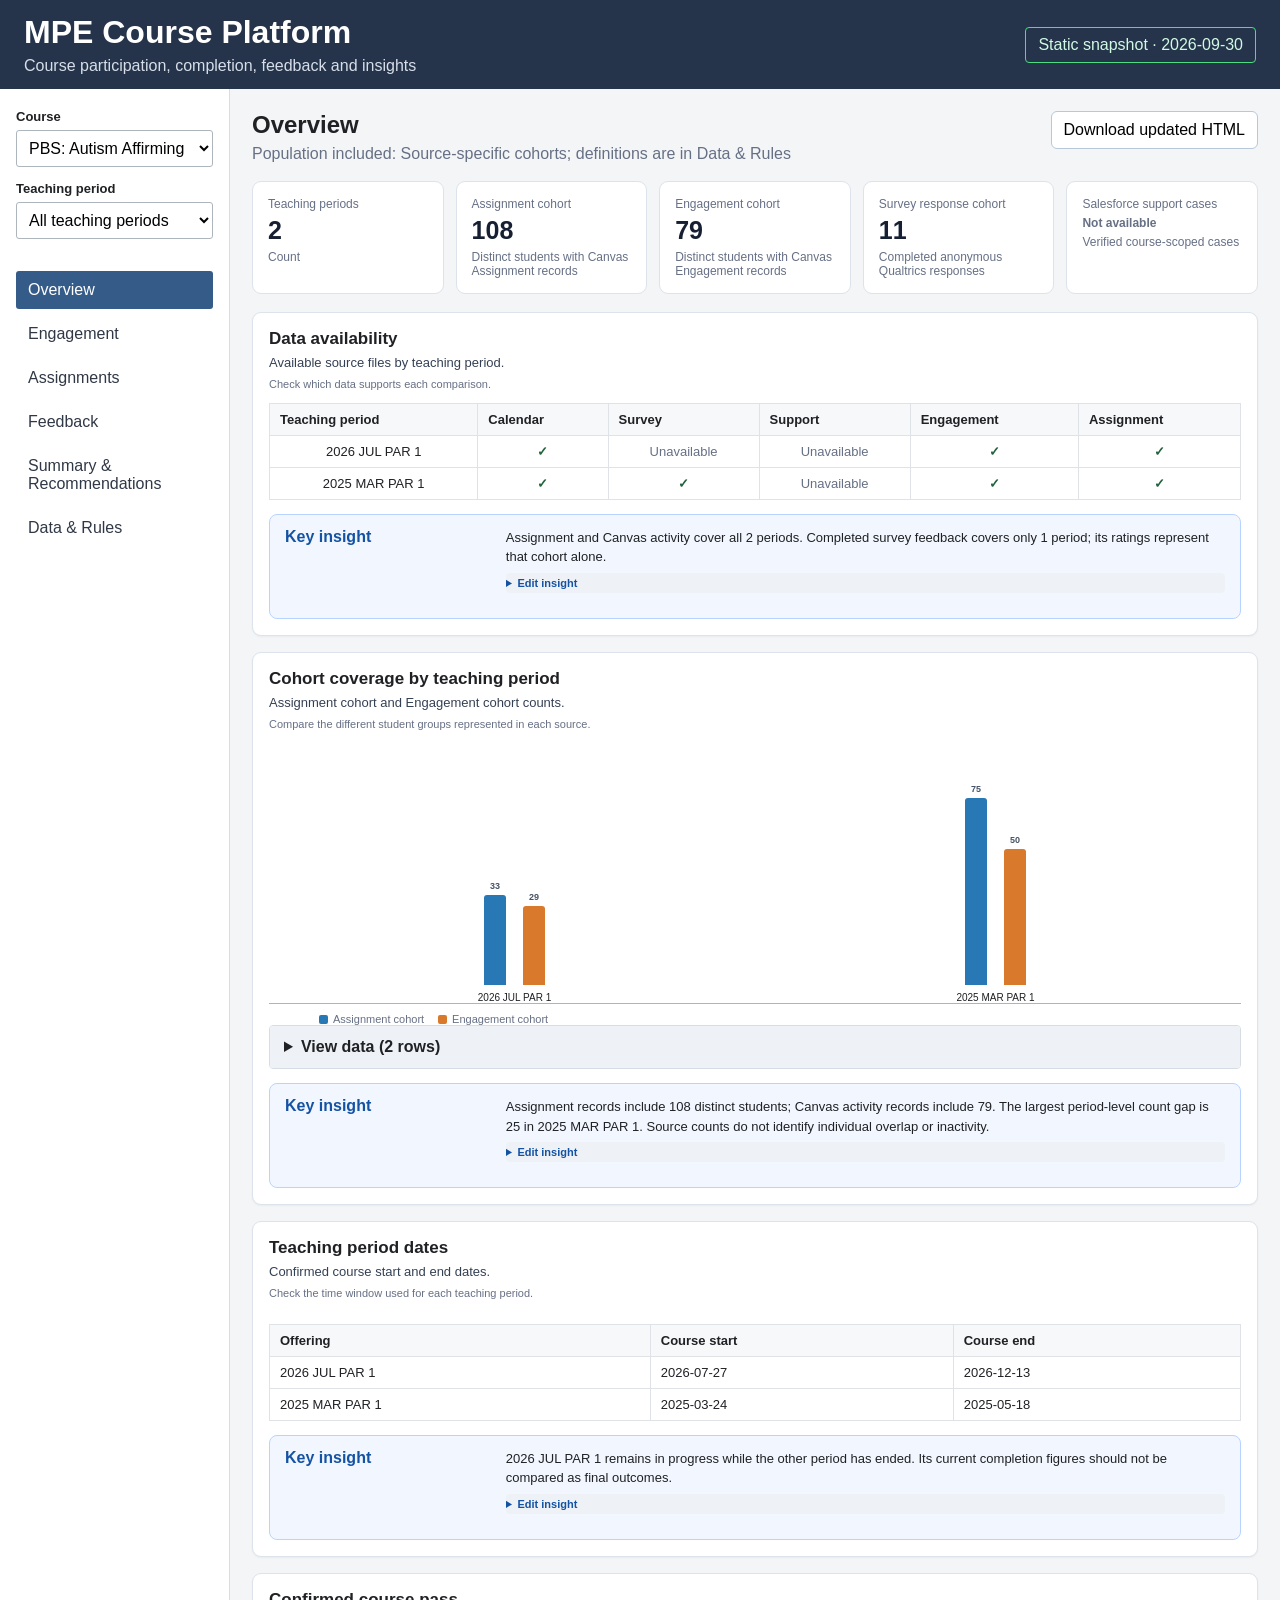
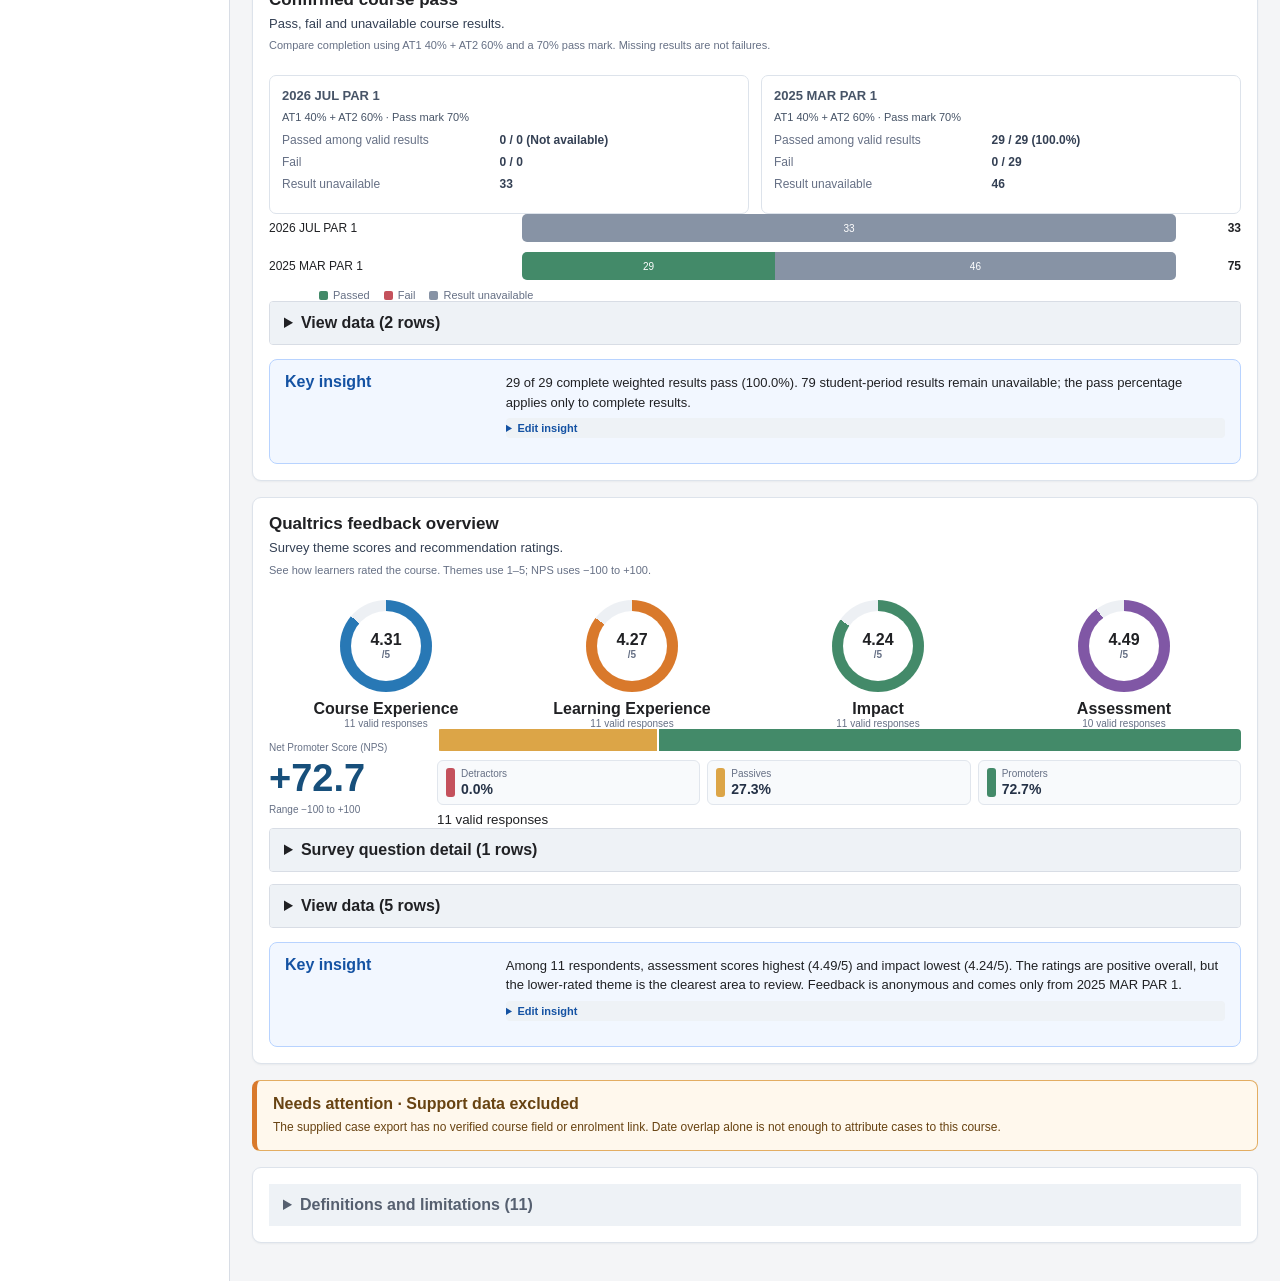
<file: static_dashboard/index.html>
<!doctype html>
<html lang="en">
<head>
  <meta charset="utf-8">
  <meta name="viewport" content="width=device-width, initial-scale=1">
  <title>MPE Course Platform</title>
  <link rel="stylesheet" href="styles.css?v=20260930-7">
</head>
<body>
  <header>
    <div>
      <h1>MPE Course Platform</h1>
      <p>Course participation, completion, feedback and insights</p>
    </div>
    <div id="connection" class="status">Connecting to the local data service…</div>
  </header>

  <div class="layout">
    <aside>
      <label for="course">Course</label>
      <select id="course"></select>
      <label for="offering">Teaching period</label>
      <select id="offering"></select>

      <nav aria-label="Page navigation">
        <button data-page="overview" class="active">Overview</button>
        <button data-page="engagement">Engagement</button>
        <button data-page="assignments">Assignments</button>
        <button data-page="outcomes">Feedback</button>
        <button data-page="insights">Summary &amp; Recommendations</button>
        <button data-page="data-rules">Data & Rules</button>
      </nav>
    </aside>

    <main>
      <section id="pageHeader" class="page-header">
        <div>
          <h2 id="pageTitle">Overview</h2>
          <p id="cohort"></p>
        </div>
        <div class="page-actions"><button id="downloadInsightHtml" type="button" hidden>Download updated HTML</button><div id="pageFilters" class="filters"></div></div>
      </section>
      <div id="message" class="message" hidden></div>
      <section id="metrics" class="cards"></section>
      <section id="coverage"></section>
      <section id="modelPanel"></section>
      <section id="tables"></section>
      <section id="notes"></section>
    </main>
  </div>
  <script src="snapshot.js?v=29034d1d7a07"></script>
  <script type="module" src="app.js?v=20260930-7"></script>
</body>
</html>
</file>
<file: static_dashboard/styles.css>
:root {
  font-family: Arial, Helvetica, sans-serif;
  color: #202124;
  background: #f4f5f7;
}
* { box-sizing: border-box; }
body { margin: 0; }
header {
  min-height: 76px;
  padding: 14px 24px;
  display: flex;
  align-items: center;
  justify-content: space-between;
  gap: 20px;
  color: white;
  background: #25344a;
}
h1, h2, h3 { margin: 0; }
header p { margin: 6px 0 0; color: #d7deea; }
.status { padding: 8px 12px; border: 1px solid #64748b; border-radius: 4px; }
.status.ok { color: #d1fae5; border-color: #4ade80; }
.status.error { color: #fee2e2; border-color: #f87171; }
.layout { display: grid; grid-template-columns: 230px minmax(0, 1fr); min-height: calc(100vh - 76px); }
aside { padding: 20px 16px; background: white; border-right: 1px solid #d8dde5; }
label { display: block; margin: 0 0 6px; font-size: 13px; font-weight: bold; }
select, button { font: inherit; }
select { width: 100%; padding: 8px; margin-bottom: 14px; border: 1px solid #adb5bd; border-radius: 3px; background: white; }
select:disabled { color:#667085; background:#eef1f4; cursor:not-allowed; }
nav { margin-top: 18px; display: grid; gap: 6px; }
nav button {
  padding: 10px 12px;
  border: 0;
  border-radius: 3px;
  text-align: left;
  color: #303846;
  background: transparent;
  cursor: pointer;
}
nav button:hover, nav button.active { color: white; background: #355b88; }
main { min-width: 0; padding: 22px; }
.page-header { display: flex; justify-content: space-between; gap: 20px; align-items: start; margin-bottom: 18px; }
.page-header p { margin: 6px 0 0; color: #667085; }
.filters { display: flex; align-items: end; gap: 10px; flex-wrap: wrap; }
.filters label { min-width: 130px; }
.filters select { margin: 4px 0 0; }
.filters button, .action {
  padding: 8px 12px;
  border: 1px solid #355b88;
  border-radius: 3px;
  color: white;
  background: #355b88;
  cursor: pointer;
}
.filters button:disabled { cursor: wait; opacity: .6; }
.message { margin-bottom: 16px; padding: 12px; border-left: 4px solid #b45309; background: #fff7ed; }
.cards { display: grid; grid-template-columns: repeat(auto-fit, minmax(170px, 1fr)); gap: 10px; margin-bottom: 18px; }
.card, .panel, details, .visual { padding: 14px; border: 1px solid #d8dde5; border-radius: 4px; background: white; }
.card .label { color: #667085; font-size: 13px; }
.card .value { margin-top: 8px; font-size: 24px; font-weight: bold; }
.panel { margin-bottom: 16px; }
.panel h3 { margin-bottom: 10px; }
details { margin-bottom: 12px; padding: 0; overflow: hidden; }
summary { padding: 12px 14px; font-weight: bold; cursor: pointer; background: #eef2f6; }
.visual { margin-bottom: 16px; }
.visual > h3 { margin-bottom: 12px; }
.visual details { margin: 12px 0 0; border-left: 0; border-right: 0; border-bottom: 0; border-radius: 0; }
.chart { padding: 10px; border: 1px solid #e2e6eb; background: #fbfcfd; overflow-x: auto; }
.chart-title { margin-bottom: 6px; color: #4b5563; font-size: 13px; font-weight: bold; }
.chart svg { display: block; width: 100%; min-width: 620px; max-height: 430px; }
.chart svg text { fill: #4b5563; font-size: 12px; }
.chart .axis { stroke: #9ca3af; stroke-width: 1; }
.legend { display: flex; flex-wrap: wrap; gap: 12px; margin: 6px 0 0 50px; font-size: 12px; }
.legend span { display: flex; align-items: center; gap: 5px; }
.legend i { width: 12px; height: 3px; display: inline-block; }
.chart-note { margin: 6px 0 0; color: #667085; font-size: 12px; }
.text-grid { display: grid; grid-template-columns: repeat(auto-fit, minmax(240px, 1fr)); gap: 10px; }
.text-card { padding: 14px; border-left: 4px solid #355b88; background: #f7f9fc; }
.text-card p { margin: 6px 0; white-space: pre-wrap; }
.text-card small, .text-meta { color: #667085; }
.text-card strong { display: block; margin-top: 8px; font-size: 12px; }
.table-wrap { max-width: 100%; overflow: auto; }
table { width: 100%; border-collapse: collapse; font-size: 13px; }
th, td { padding: 8px 10px; border: 1px solid #dfe3e8; text-align: left; white-space: nowrap; }
th { position: sticky; top: 0; background: #f7f8fa; }
.hidden-value { color: #9a3412; }
.unavailable { color: #667085; }
.notes { margin-top: 16px; color: #566070; }
.loading { opacity: .55; pointer-events: none; }
@media (max-width: 780px) {
  .layout { grid-template-columns: 1fr; }
  aside { border-right: 0; border-bottom: 1px solid #d8dde5; }
  nav { grid-template-columns: repeat(2, 1fr); }
  .page-header { display: block; }
  .filters { margin-top: 12px; }
}

/* Visual page modules. */
.viz-metrics { display:grid; grid-template-columns:repeat(auto-fit,minmax(150px,1fr)); gap:12px; }
.viz-metrics.hero .viz-kpi:first-child { background:linear-gradient(180deg,#edf5ff,#fff); }
.viz-kpi { padding:15px; border:1px solid #dde3eb; border-radius:9px; background:#fff; }
.viz-kpi span,.viz-kpi small { display:block; color:#667085; font-size:12px; }
.viz-kpi strong { display:block; margin:5px 0; color:#172033; font-size:25px; }
#tables.special-page { display:block; }
#metrics.special-page { display:block; }
.viz-grid { display:grid; grid-template-columns:repeat(auto-fit,minmax(390px,1fr)); gap:16px; }
.viz-panel { min-width:0; margin-bottom:16px; padding:16px; overflow:hidden; border:1px solid #dde3eb; border-radius:9px; background:#fff; box-shadow:0 1px 2px #1720330d; }
.viz-panel.wide { grid-column:1/-1; }
.viz-panel>header,.page-section>header,.model-card>header { min-height:0; padding:0; color:inherit; background:transparent; }
.viz-panel>header { display:flex; justify-content:space-between; align-items:start; margin-bottom:12px; }
.viz-panel h3,.page-section h3 { margin:0; font-size:17px; }
.viz-panel h4 { margin:0 0 8px; color:#475467; font-size:13px; }
.viz-panel header p,.page-section>header p { margin:4px 0 0; color:#667085; font-size:12px; }
.empty { color:#758195; }
.attention-card { grid-column:1/-1; margin-bottom:16px; padding:14px 16px; border:1px solid #e3ad62; border-left:5px solid #d9792b; border-radius:8px; background:#fff8ed; color:#684312; }
.attention-card strong,.attention-card p { display:block; margin:0; }
.attention-card p { margin-top:5px; font-size:12px; line-height:1.5; }
.embedded-details { margin:14px 0 0; border:1px solid #dde3eb; border-radius:7px; }
.embedded-details>p { margin:10px 12px; color:#667085; font-size:11px; }
.embedded-details>.mini-grid { padding:0 12px 12px; }
.legend { display:flex; flex-wrap:wrap; gap:7px 14px; margin-top:9px; color:#667085; font-size:11px; }
.legend span { display:inline-flex; align-items:center; gap:5px; }
.legend i { width:9px; height:9px; border-radius:2px; }
.hbars { display:grid; gap:8px; }
.hbar { display:grid; grid-template-columns:minmax(120px,34%) 1fr 62px; gap:9px; align-items:center; font-size:12px; }
.hbar>span { overflow:hidden; text-overflow:ellipsis; white-space:nowrap; }
.hbar>div { height:12px; overflow:hidden; border-radius:6px; background:#edf0f4; }
.hbar>div i { display:block; height:100%; border-radius:6px; background:#2878b5; }
.hbar b { text-align:right; }
.column-chart { overflow-x:auto; }
.column-groups { display:flex; min-width:max-content; height:250px; gap:20px; padding:15px 15px 0; border-bottom:1px solid #aab4c2; align-items:end; }
.column-group { width:95px; flex:1 0 80px; text-align:center; }
.columns { display:flex; height:205px; align-items:end; justify-content:center; gap:5px; }
.column { display:flex; width:34px; height:100%; flex-direction:column; justify-content:end; align-items:center; }
.column b { margin-bottom:4px; font-size:9px; font-weight:600; color:#475467; white-space:nowrap; }
.column i { display:block; width:22px; max-height:calc(100% - 18px); min-height:1px; border-radius:3px 3px 0 0; }
.column-group>span { display:block; margin-top:7px; font-size:10px; }
.stack-list { display:grid; gap:10px; }
.stack-row { display:grid; grid-template-columns:minmax(130px,25%) 1fr 55px; align-items:center; gap:10px; font-size:12px; }
.stack-row>span { overflow:hidden; text-overflow:ellipsis; white-space:nowrap; }
.stack-track { display:flex; min-height:28px; overflow:hidden; border-radius:5px; background:#edf0f4; }
.stack-track i { display:flex; min-width:0; align-items:center; justify-content:center; color:#fff; font-size:10px; font-style:normal; }
.stack-row>b { text-align:right; }
.line-chart svg { display:block; width:100%; min-height:190px; }
.line-chart .axis { stroke:#aab4c2; }
.line-chart .chart-grid { stroke:#e6ebf2; stroke-dasharray:3 4; }
.line-chart .timeline-marker { stroke-width:1.5; stroke-dasharray:5 4; }
.line-chart .timeline-label { font-weight:700; font-size:9px; }
.timeline-key { width:16px!important; height:0!important; border-top:2px dashed; background:transparent!important; }
.line-chart text { fill:#667085; font-size:10px; }
.key-insight { display:grid; grid-template-columns:minmax(150px,22%) 1fr; gap:8px 14px; align-items:start; margin-top:14px; padding:13px 15px; border:1px solid #b8d3ff; border-radius:8px; background:#f2f7ff; }
.key-insight-heading strong { display:block; color:#1452a3; font-size:16px; }
.key-insight-heading span,.key-insight>small { display:block; color:#667085; font-size:11px; line-height:1.45; }
.key-insight textarea { min-height:74px; padding:10px; resize:vertical; border:1px solid #cbd8ea; border-radius:6px; font:inherit; font-size:13px; line-height:1.5; }
.key-insight-actions { grid-column:2; display:flex; gap:8px; align-items:center; flex-wrap:wrap; }
.key-insight-actions span { margin-right:auto; color:#667085; font-size:11px; }
.key-insight-actions button { padding:7px 11px; border:1px solid #b8c8df; border-radius:5px; background:#fff; cursor:pointer; }
.key-insight>small { grid-column:2; }
.page-actions { display:flex; flex-direction:column; align-items:flex-end; gap:10px; }
.page-actions>button { border:1px solid #b7c8db; background:#fff; border-radius:6px; padding:9px 12px; cursor:pointer; }
.chart-subtitle { margin:5px 0!important; color:#344054!important; font-size:13px!important; line-height:1.4; }
.chart-purpose { margin:4px 0 10px!important; color:#667085!important; font-size:11px!important; line-height:1.4; }
.insight-editor { min-width:0; }
.insight-text { margin:0 0 6px; font-size:13px; line-height:1.5; white-space:pre-wrap; overflow-wrap:anywhere; }
.insight-editor>details { padding:0; border:0; background:transparent; }
.insight-editor summary { padding:4px 0; font-size:11px; color:#1452a3; }
.insight-editor textarea { display:block; box-sizing:border-box; width:100%; margin:6px 0; }
.insight-editor .key-insight-actions { display:flex; }
.submission-chart { overflow-x:auto; }
.submission-chart svg { display:block; width:100%; min-width:620px; }
.submission-chart svg text { font-family:inherit; font-size:12px; }
.submission-series-controls { display:flex; flex-wrap:wrap; justify-content:center; gap:8px; margin:8px 0 2px; }
.submission-series-toggle { display:inline-flex; align-items:center; gap:7px; padding:6px 10px; border:1px solid #cfd7e3; border-radius:16px; background:#fff; color:#667085; cursor:pointer; font:inherit; font-size:11px; }
.submission-series-toggle i { width:10px; height:10px; border-radius:50%; }
.submission-series-toggle small { display:block; color:#9a6700; font-size:9px; }
.submission-series-toggle.selected { border-color:#6e8fb4; background:#eef5fc; color:#183b63; font-weight:700; }
.deadline-warning { display:flex; gap:8px; align-items:baseline; margin:8px 12px; padding:8px 10px; border-left:3px solid #d9792b; background:#fff7ed; color:#704214; font-size:10px; }
.deadline-warning strong { white-space:nowrap; }
.weekly-comparison .line-chart>.legend { display:none; }
.period-legend button { display:flex; align-items:center; gap:5px; border:1px solid #d5dce5; border-radius:5px; padding:7px; background:#fff; cursor:pointer; color:#667085; }
.period-legend button[aria-pressed="true"] { border-color:#355b88; background:#edf4ff; color:#172033; font-weight:600; }
.heatmap tr.selected-period>* { border-top:2px solid #355b88; border-bottom:2px solid #355b88; }
.heatmap tr.selected-period>*:first-child { border-left:2px solid #355b88; }
.heatmap tr.selected-period>*:last-child { border-right:2px solid #355b88; }
.mini-grid { display:grid; grid-template-columns:repeat(auto-fit,minmax(290px,1fr)); gap:15px; }
.mini-viz { min-width:0; padding:12px; border:1px solid #e4e8ee; border-radius:7px; }
.heatmap-wrap { max-width:100%; overflow:auto; }
.heatmap { width:max-content; min-width:100%; border-collapse:separate; border-spacing:3px; font-size:10px; }
.heatmap th { padding:5px; color:#667085; background:transparent; text-align:center; }
.heatmap tbody th { position:sticky; left:0; min-width:120px; background:#fff; color:#344054; text-align:left; }
.heatmap td { min-width:42px; height:32px; padding:4px; background:rgb(40 120 181 / var(--heat)); color:#172033; text-align:center; }
.heat-legend { display:flex; width:190px; margin:8px 0 0 auto; gap:7px; align-items:center; color:#667085; font-size:10px; }
.heat-legend i { height:8px; flex:1; border-radius:4px; background:linear-gradient(90deg,rgb(40 120 181 / .08),rgb(40 120 181)); }
.coverage-table td { text-align:center; }
.coverage-table .available { color:#21623b; font-weight:700; }
.coverage-table .unavailable { color:#667085; }
.gauge-grid { display:grid; grid-template-columns:repeat(auto-fit,minmax(145px,1fr)); gap:12px; }
.gauge-grid article { text-align:center; }
.gauge { display:grid; width:92px; height:92px; margin:0 auto 8px; place-items:center; border-radius:50%; background:conic-gradient(var(--colour) var(--score),#edf0f4 0); }
.gauge:before { content:""; grid-area:1/1; width:70px; height:70px; border-radius:50%; background:#fff; }
.gauge span { z-index:1; grid-area:1/1; font-weight:700; }
.gauge small,.gauge-grid article>small { display:block; color:#667085; font-size:10px; }
.nps { display:grid; grid-template-columns:150px 1fr; gap:18px; align-items:center; }
.nps-score small,.nps-score strong,.nps-score span { display:block; }
.nps-score small,.nps-score span { color:#667085; font-size:10px; }
.nps-score strong { margin:4px 0; font-size:38px; color:#174f7b; }
.nps-track { display:flex; height:22px; gap:2px; overflow:hidden; border-radius:4px; }
.nps-track i { display:block; }
.nps-breakdown { display:grid; grid-template-columns:repeat(3,minmax(100px,1fr)); gap:7px; margin:9px 0 5px; }
.nps-breakdown article { display:grid; grid-template-columns:9px 1fr; gap:2px 6px; padding:7px 8px; border:1px solid #e1e6ed; border-radius:6px; background:#f8fafc; }
.nps-breakdown article>i { grid-row:1/3; width:9px; border-radius:3px; background:var(--segment); }
.nps-breakdown span { color:#667085; font-size:10px; }
.nps-breakdown strong { color:#253247; font-size:14px; }
.survey-questions { display:grid; gap:9px; }
.survey-question-group { margin:0; border:1px solid #d7dee8; border-radius:8px; background:#fff; }
.survey-question-group>summary { display:flex; padding:13px 14px; justify-content:space-between; gap:16px; line-height:1.45; }
.survey-question-group>summary span { max-width:86%; }
.survey-question-group>summary b { margin-right:5px; color:#174f7b; }
.survey-question-group>summary small { color:#667085; white-space:nowrap; }
.survey-question-list { padding:0 13px 13px; border-top:1px solid #edf0f4; }
.survey-question-list .likert-row { padding:11px 0; border-bottom:1px solid #edf0f4; }
.survey-question-list .likert-row:last-of-type { border-bottom:0; }
.likert-row { display:grid; grid-template-columns:minmax(170px,34%) 1fr 45px 75px; gap:8px; align-items:center; font-size:11px; }
.likert-row>span { line-height:1.35; }
.likert-row>span b,.likert-row>span small { display:block; }
.likert-row>span b { color:#174f7b; }
.likert-row>span small { margin-top:3px; color:#667085; font-size:9px; }
.likert-row>div { display:flex; height:18px; gap:2px; }
.likert-row i { display:flex; min-width:0; align-items:center; justify-content:center; overflow:hidden; color:#fff; font-size:9px; font-style:normal; font-weight:700; }
.likert-legend { margin:0 0 12px; }
.feedback-bars .hbar>span { overflow:visible; white-space:normal; line-height:1.35; }
.feedback-columns .column-groups { min-width:0; gap:8px; padding-right:4px; padding-left:4px; }
.feedback-columns .column-group { width:auto; min-width:65px; flex:1 1 65px; }
.feedback-columns .column-group>span { line-height:1.25; }
.feedback-top-list { display:grid; gap:11px; }
.feedback-top-list article>div { display:grid; grid-template-columns:1fr auto; gap:10px; align-items:start; font-size:11px; }
.feedback-top-list article>div span { line-height:1.35; }
.feedback-top-list article>i { display:block; height:10px; margin:5px 0; overflow:hidden; border-radius:5px; background:#edf0f4; }
.feedback-top-list article>i>b { display:block; height:100%; border-radius:5px; background:#2878b5; }
.feedback-top-list small { color:#667085; line-height:1.4; }
.feedback-comments { display:grid; grid-template-columns:repeat(auto-fit,minmax(290px,1fr)); gap:12px; }
.feedback-comment-topic { padding:12px; border:1px solid #dde3eb; border-radius:8px; background:#fff; }
.feedback-comment-topic>header { display:flex; justify-content:space-between; gap:10px; align-items:baseline; }
.feedback-comment-topic h4 { margin:0; }
.feedback-comment-topic>header span { color:#667085; font-size:10px; }
.feedback-comment-list { display:grid; gap:8px; margin-top:10px; }
.feedback-comment { min-height:72px; padding:10px; border-left:3px solid #2878b5; background:#f7f9fc; }
.feedback-comment p { margin:0; white-space:pre-wrap; line-height:1.45; }
.feedback-comment small { display:block; margin-top:6px; color:#667085; }
.comment-pages { display:flex; margin-top:10px; justify-content:flex-end; gap:8px; align-items:center; font-size:10px; }
.comment-pages button { padding:5px 8px; border:1px solid #cbd3df; border-radius:5px; background:#fff; cursor:pointer; }
.comment-pages button:disabled { cursor:default; opacity:.45; }
.page-empty { max-width:620px; margin:48px auto; padding:28px; border:1px solid #d8dee7; border-radius:9px; background:#fff; text-align:center; }
.page-empty strong { display:block; color:#253247; font-size:18px; }
.page-empty p { margin:8px 0 0; color:#667085; }
.chips,.outcome-tabs { display:flex; flex-wrap:wrap; gap:5px; margin:10px 0 14px; }
.chips button,.outcome-tabs button { padding:7px 11px; border:1px solid #cbd3df; border-radius:6px; background:#fff; color:#475467; cursor:pointer; }
.chips button.active,.outcome-tabs button.active { border-color:#2878b5; background:#eaf3fb; color:#174f7b; }
.issue-list { display:grid; grid-template-columns:repeat(auto-fit,minmax(280px,1fr)); gap:10px; }
.issue-list article { position:relative; overflow:hidden; padding:12px; border:1px solid #e4e8ee; border-radius:7px; }
.issue-list article>div { display:flex; justify-content:space-between; color:#667085; font-size:10px; }
.issue-list p { position:relative; z-index:1; margin:7px 0 4px; }
.issue-list article>i { position:absolute; left:0; bottom:0; height:3px; background:#2878b5; }
.page-section { margin-bottom:20px; }
.page-section>header { margin:0 0 10px; }
.assignment-cards { display:grid; grid-template-columns:repeat(2,minmax(220px,1fr)); gap:12px; }
.assignment-cards article { padding:14px; border:1px solid #dde3eb; border-radius:8px; background:#fff; }
.assignment-cards article>span { color:#667085; font-size:10px; }
.assignment-cards h4 { margin:5px 0 10px; }
.assignment-cards b,.assignment-cards small { display:block; }
.assignment-cards small { color:#667085; font-size:9px; }
.completion-ratio { display:flex; align-items:baseline; gap:9px; }
.completion-ratio strong { color:#174f7b; font-size:25px; }
.completion-ratio span { color:#667085; font-size:11px; }
.nps-offering+.nps-offering { margin-top:16px; padding-top:14px; border-top:1px solid #e4e8ee; }
.nps-offering>h4 { margin:0 0 9px; }
.folded-copy { color:#667085; }
.outcome-tabs { position:sticky; top:0; z-index:4; padding:8px 0; background:#f4f6f9; border-bottom:1px solid #dde3eb; }

/* Summary, suggestions and the two retained course-level models. */
.sr-headline { display:grid; grid-template-columns:repeat(auto-fit,minmax(190px,1fr)); gap:12px; margin-bottom:16px; }
.sr-headline article { padding:14px 16px; border:1px solid #dde3eb; border-radius:9px; background:#fff; box-shadow:0 1px 2px #1720330d; }
.sr-headline span,.sr-headline small { display:block; color:#667085; font-size:12px; }
.sr-headline strong { display:block; margin:4px 0; color:#1f3a5f; font-size:26px; line-height:1.1; }
.sr-headline small { font-size:11px; line-height:1.45; }
.sr-panel { min-width:0; margin-bottom:16px; padding:18px 20px; border:1px solid #dde3eb; border-radius:9px; background:#fff; box-shadow:0 1px 2px #1720330d; }
.sr-panel>.sr-head { margin:0 0 14px; padding:0 0 12px; border-bottom:1px solid #eceff4; }
.sr-panel>.sr-head h3 { margin:0; color:#172033; font-size:19px; }
.sr-panel>.sr-head p { margin:5px 0 0; color:#667085; font-size:12.5px; line-height:1.5; }
.sr-summary-grid { display:grid; grid-template-columns:minmax(0,1fr) 300px; gap:24px; align-items:start; }
.sr-prose p { margin:0 0 12px; color:#33405a; font-size:13.5px; line-height:1.68; }
.sr-prose p:last-child { margin-bottom:0; }
.sr-standout { padding:14px 16px; border:1px solid #d8dee7; border-radius:8px; background:#f7f9fc; }
.sr-standout strong { display:block; margin-bottom:9px; color:#1452a3; font-size:12px; letter-spacing:.05em; text-transform:uppercase; }
.sr-standout ul { margin:0; padding:0; list-style:none; }
.sr-standout li { position:relative; margin:0 0 9px; padding-left:15px; color:#475467; font-size:12.5px; line-height:1.5; }
.sr-standout li:last-child { margin-bottom:0; }
.sr-standout li::before { position:absolute; top:6px; left:0; width:6px; height:6px; border-radius:50%; background:#355b88; content:""; }
.sr-group { margin-bottom:22px; }
.sr-group:last-child { margin-bottom:0; }
.sr-group-head { margin:0 0 10px; }
.sr-group-head h3 { margin:0; color:#1452a3; font-size:15px; }
.sr-group-head p { margin:3px 0 0; color:#667085; font-size:12.5px; }
.sr-card { position:relative; display:grid; grid-template-columns:44px minmax(0,1fr); gap:0 12px; margin-bottom:10px; padding:14px 16px 13px 13px; border:1px solid #dde3eb; border-left:4px solid #355b88; border-radius:8px; background:#fff; }
.sr-card.sr-groundwork { border-left-color:#d9792b; }
.sr-num { display:flex; align-items:center; justify-content:center; width:32px; height:32px; margin-top:3px; border-radius:50%; background:#eef4fb; color:#1452a3; font-weight:bold; font-size:15px; }
.sr-groundwork .sr-num { background:#fdf1e6; color:#a2571a; }
.sr-body h4 { margin:5px 0 10px; padding-right:180px; color:#202124; font-size:14.5px; line-height:1.45; }
.sr-body p { margin:0 0 9px; color:#475467; font-size:13px; line-height:1.6; }
.sr-body p:last-child { margin-bottom:0; }
.sr-body p strong { display:block; margin-bottom:2px; color:#667085; font-size:10.5px; letter-spacing:.05em; text-transform:uppercase; }
.sr-where { color:#667085 !important; font-style:italic; }
.sr-tag { position:absolute; top:13px; right:14px; padding:3px 10px; border-radius:999px; background:#eef4fb; color:#1452a3; font-size:11px; white-space:nowrap; }
.sr-groundwork .sr-tag { background:#fdf1e6; color:#a2571a; }
.sr-closing { margin:18px 0 0; padding:12px 14px; border-left:3px solid #355b88; background:#f7f9fc; color:#475467; font-size:12.5px; line-height:1.6; }

/* Course-level reference manual. */
.reference-intro { margin-bottom:16px; padding:20px 22px; border:1px solid #cad8e7; border-radius:10px; background:linear-gradient(135deg,#f6f9fd,#eef4fb); }
.reference-intro>span { color:#2878b5; font-size:11px; font-weight:700; letter-spacing:.08em; text-transform:uppercase; }
.reference-intro h2 { margin:5px 0 6px; color:#172033; font-size:24px; }
.reference-intro p { max-width:780px; margin:0; color:#526075; line-height:1.55; }
.reference-manual { display:grid; gap:18px; }
.reference-section { padding:19px 20px; border:1px solid #dde3eb; border-radius:10px; background:#fff; box-shadow:0 1px 2px #1720330d; }
.reference-section>header { display:flex; min-height:0; gap:14px; align-items:flex-start; justify-content:flex-start; margin-bottom:15px; padding:14px 16px; border:1px solid #d5e1ee; border-radius:8px; color:#172033; background:#eef4fb; }
.reference-section>header>span { display:flex; flex:0 0 34px; height:34px; align-items:center; justify-content:center; border-radius:50%; background:#355b88; color:#fff; font-weight:700; }
.reference-section>header>div { min-width:0; }
.reference-section>header h2 { margin:0; color:#172033; font-size:20px; line-height:1.25; }
.reference-section>header p { margin:5px 0 0; color:#526075; font-size:12.5px; line-height:1.45; }
.source-guide { display:grid; grid-template-columns:repeat(auto-fit,minmax(310px,1fr)); gap:12px; }
.source-guide-card { padding:14px; border:1px solid #e0e5ec; border-radius:8px; background:#fbfcfe; }
.source-guide-card>header { display:flex; gap:10px; justify-content:space-between; align-items:flex-start; }
.source-guide-card h3 { margin:3px 0 0; font-size:15px; }
.source-guide-card header small { color:#667085; }
.reference-status { padding:4px 8px; border-radius:999px; background:#edf0f4; color:#5b6678; font-size:10px; white-space:nowrap; }
.reference-status.available { background:#e8f5ed; color:#21623b; }
.reference-status.excluded { background:#fff2e1; color:#9a5b12; }
.source-guide-card dl { display:grid; gap:8px; margin:13px 0 0; }
.source-guide-card dl div { display:grid; grid-template-columns:100px 1fr; gap:8px; }
.source-guide-card dt { color:#667085; font-size:11px; }
.source-guide-card dd { margin:0; color:#344054; font-size:12px; line-height:1.45; }
.source-quality { margin:11px 0 0; padding-top:9px; border-top:1px solid #e3e8ef; color:#667085; font-size:10.5px; }
.glossary-group+.glossary-group { margin-top:16px; }
.glossary-group>h3 { margin:0 0 8px; color:#1452a3; font-size:14px; }
.glossary-list { display:grid; grid-template-columns:repeat(auto-fit,minmax(280px,1fr)); gap:8px; }
.glossary-list article,.limitation-list article { padding:12px 13px; border:1px solid #e2e7ed; border-radius:7px; }
.glossary-list h4,.limitation-list h3 { margin:0 0 5px; color:#27364d; font-size:13px; }
.glossary-list p,.limitation-list p { margin:0; color:#526075; font-size:11.5px; line-height:1.5; }
.glossary-list small { display:block; margin-top:7px; color:#7a8494; font-size:10px; }
.reference-table th { white-space:normal; }
.reference-table tbody th { text-align:left; color:#27364d; }
.limitation-list { display:grid; grid-template-columns:repeat(auto-fit,minmax(300px,1fr)); gap:8px; }
.target-toolbar { margin-bottom:8px; }
.target-toolbar button,.insight-targets button { border:1px solid #d6dde7; background:#fff; color:#344054; cursor:pointer; }
.target-toolbar button { padding:7px 11px; border-radius:6px; }
.target-toolbar button.active,.insight-targets button.active { border-color:#2878b5; background:#edf6fc; box-shadow:inset 0 0 0 1px #2878b5; }
.insight-targets { display:grid; grid-template-columns:repeat(2,minmax(155px,1fr)); gap:10px; margin-bottom:16px; }
.insight-targets button { padding:13px; border-radius:8px; text-align:left; }
.insight-targets span,.insight-targets strong,.insight-targets small { display:block; }
.insight-targets span { color:#667085; font-size:11px; }
.insight-targets strong { margin:5px 0 9px; font-size:15px; }
.status-pill { display:inline-block; width:max-content; padding:3px 7px; border-radius:10px; background:#eef1f4; color:#5e6979; font-size:10px; }
.status-pill.completed { background:#e8f5ed; color:#21623b; }
.status-pill.insufficient { background:#fff2e1; color:#9a5b12; }
.model-grid { display:grid; grid-template-columns:repeat(auto-fit,minmax(360px,1fr)); gap:16px; }
.model-card { padding:16px; border:1px solid #dde3eb; border-radius:9px; background:#fff; }
.model-card>header { display:flex; margin-bottom:13px; justify-content:space-between; align-items:start; }
.model-card>header>div { display:flex; gap:8px; align-items:center; }
.model-card>header small { color:#667085; }
.model-classes>div:first-child { display:flex; height:20px; overflow:hidden; border-radius:5px; background:#edf0f4; }
.model-classes>div:first-child i { display:block; }
.model-comparison { display:grid; grid-template-columns:repeat(2,1fr); gap:9px; margin-top:14px; }
.model-comparison section { padding:10px; border:1px solid #e2e7ed; border-radius:6px; }
.model-comparison section.selected { border-color:#438a69; background:#f1f8f4; }
.model-comparison section>div { display:grid; grid-template-columns:90px 1fr 38px; gap:5px; align-items:center; margin-top:7px; font-size:9px; }
.model-comparison section>div>i { height:8px; overflow:hidden; border-radius:4px; background:#edf0f4; }
.model-comparison section>div>i>b { display:block; height:100%; }
.model-reason,.model-warning { padding:9px; border-radius:5px; color:#805515; background:#fff5e7; font-size:11px; }
.model-card .action { margin-top:12px; }

@media (max-width:700px) {
  .viz-grid { grid-template-columns:1fr; }
  .key-insight { grid-template-columns:1fr; }
  .key-insight-actions,.key-insight>small { grid-column:1; }
  .key-insight textarea { width:100%; box-sizing:border-box; }
  .hbar,.stack-row,.likert-row { grid-template-columns:1fr; }
  .hbar b,.stack-row>b { text-align:left; }
  .nps { grid-template-columns:1fr; }
  .nps-breakdown { grid-template-columns:1fr; }
  .insight-targets { grid-template-columns:repeat(2,1fr); }
  .sr-summary-grid { grid-template-columns:1fr; }
  .sr-body h4 { padding-right:0; }
  .sr-tag { position:static; display:inline-block; margin-bottom:5px; }
  .source-guide,.glossary-list,.limitation-list { grid-template-columns:1fr; }
  .model-grid,.model-comparison { grid-template-columns:1fr; }
  .assignment-cards { grid-template-columns:1fr; }
}

/* Per-assignment labels and denominators stay beside their values. */
.assignment-title { margin:0 0 10px; color:#667085; font-size:11px; }
.result-summaries { display:grid; grid-template-columns:repeat(auto-fit,minmax(260px,1fr)); gap:12px; }
.result-summaries article { padding:12px; border:1px solid #dde3eb; border-radius:7px; }
.result-summaries h4 { margin:0 0 8px; }
.result-summaries dl { display:grid; grid-template-columns:1fr 1.15fr; gap:8px 12px; margin:10px 0; font-size:12px; }
.result-summaries dt { color:#667085; }
.result-summaries dd { margin:0; font-weight:700; color:#344054; }
.result-summaries small { color:#667085; font-size:10px; }
.rule-note { margin:0; color:#475467; font-size:11px; }
.mini-viz .hbar>span { white-space:normal; overflow:visible; }
</file>
